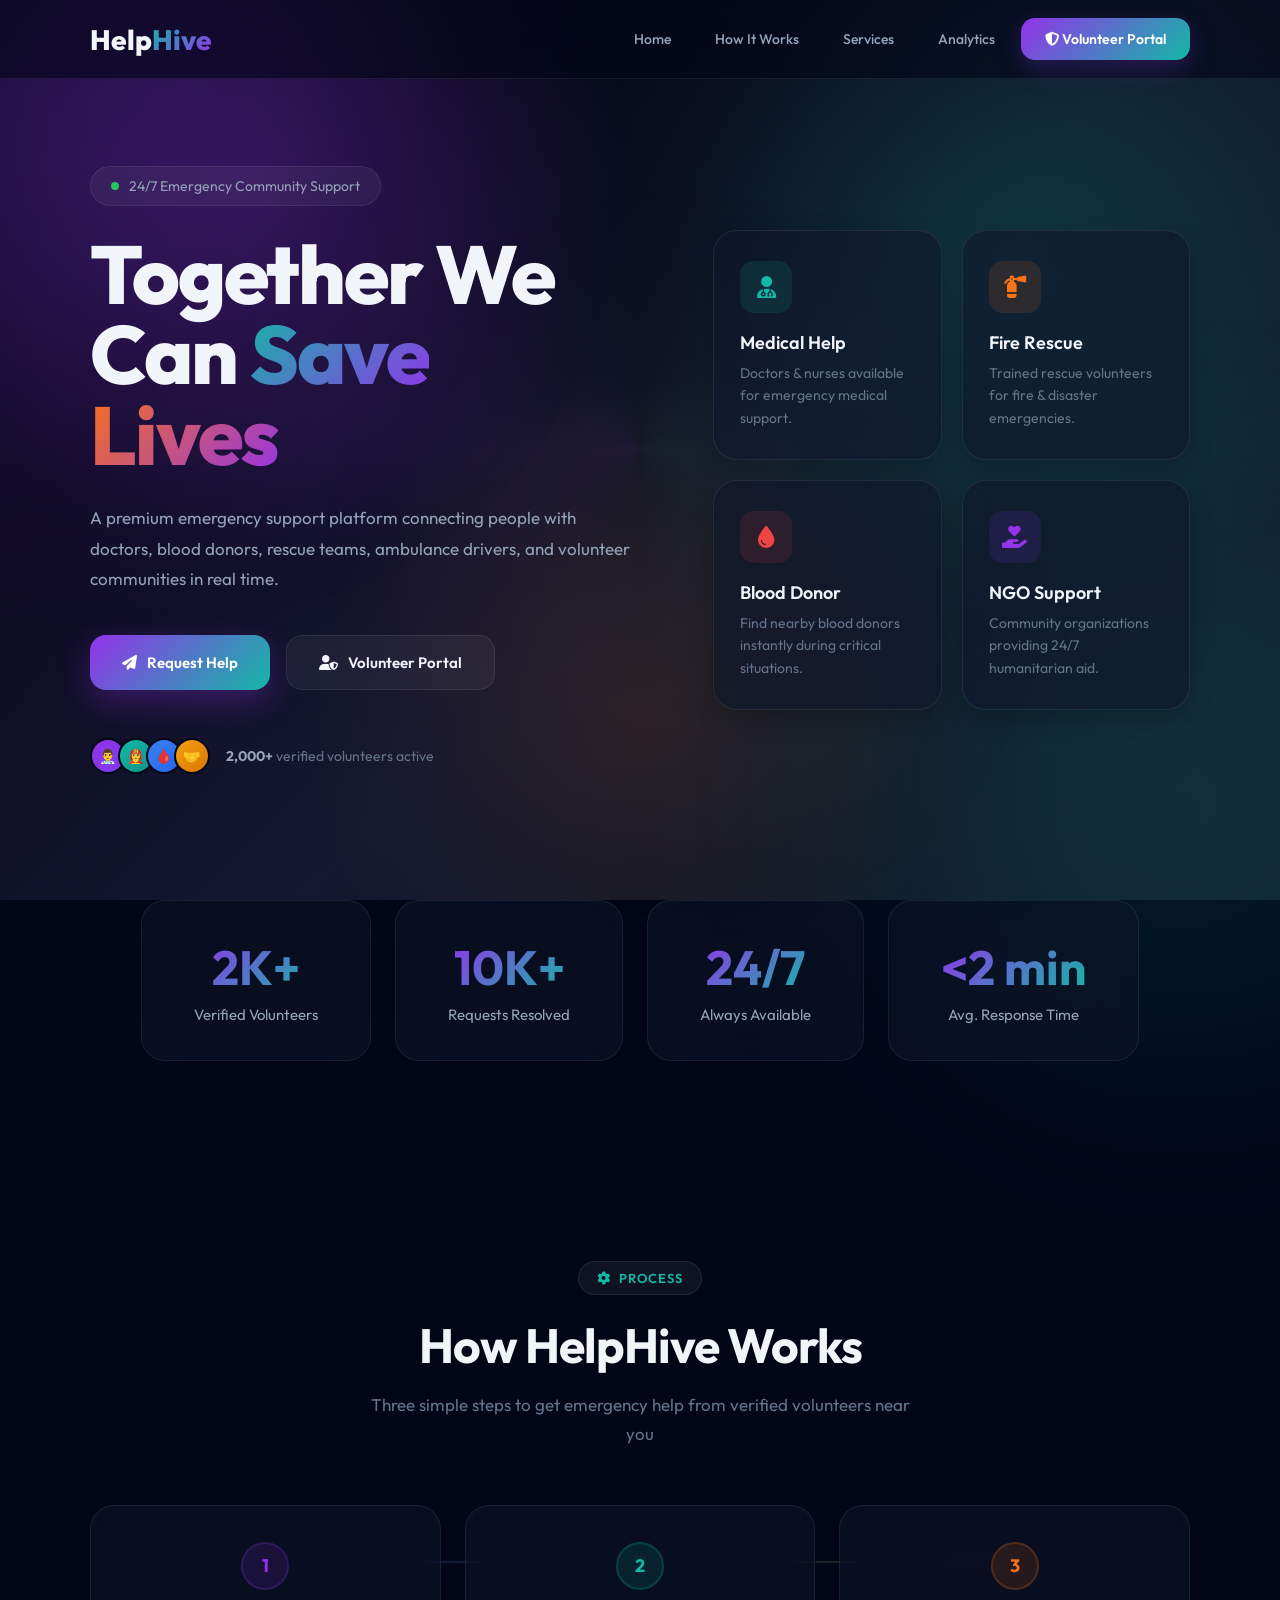
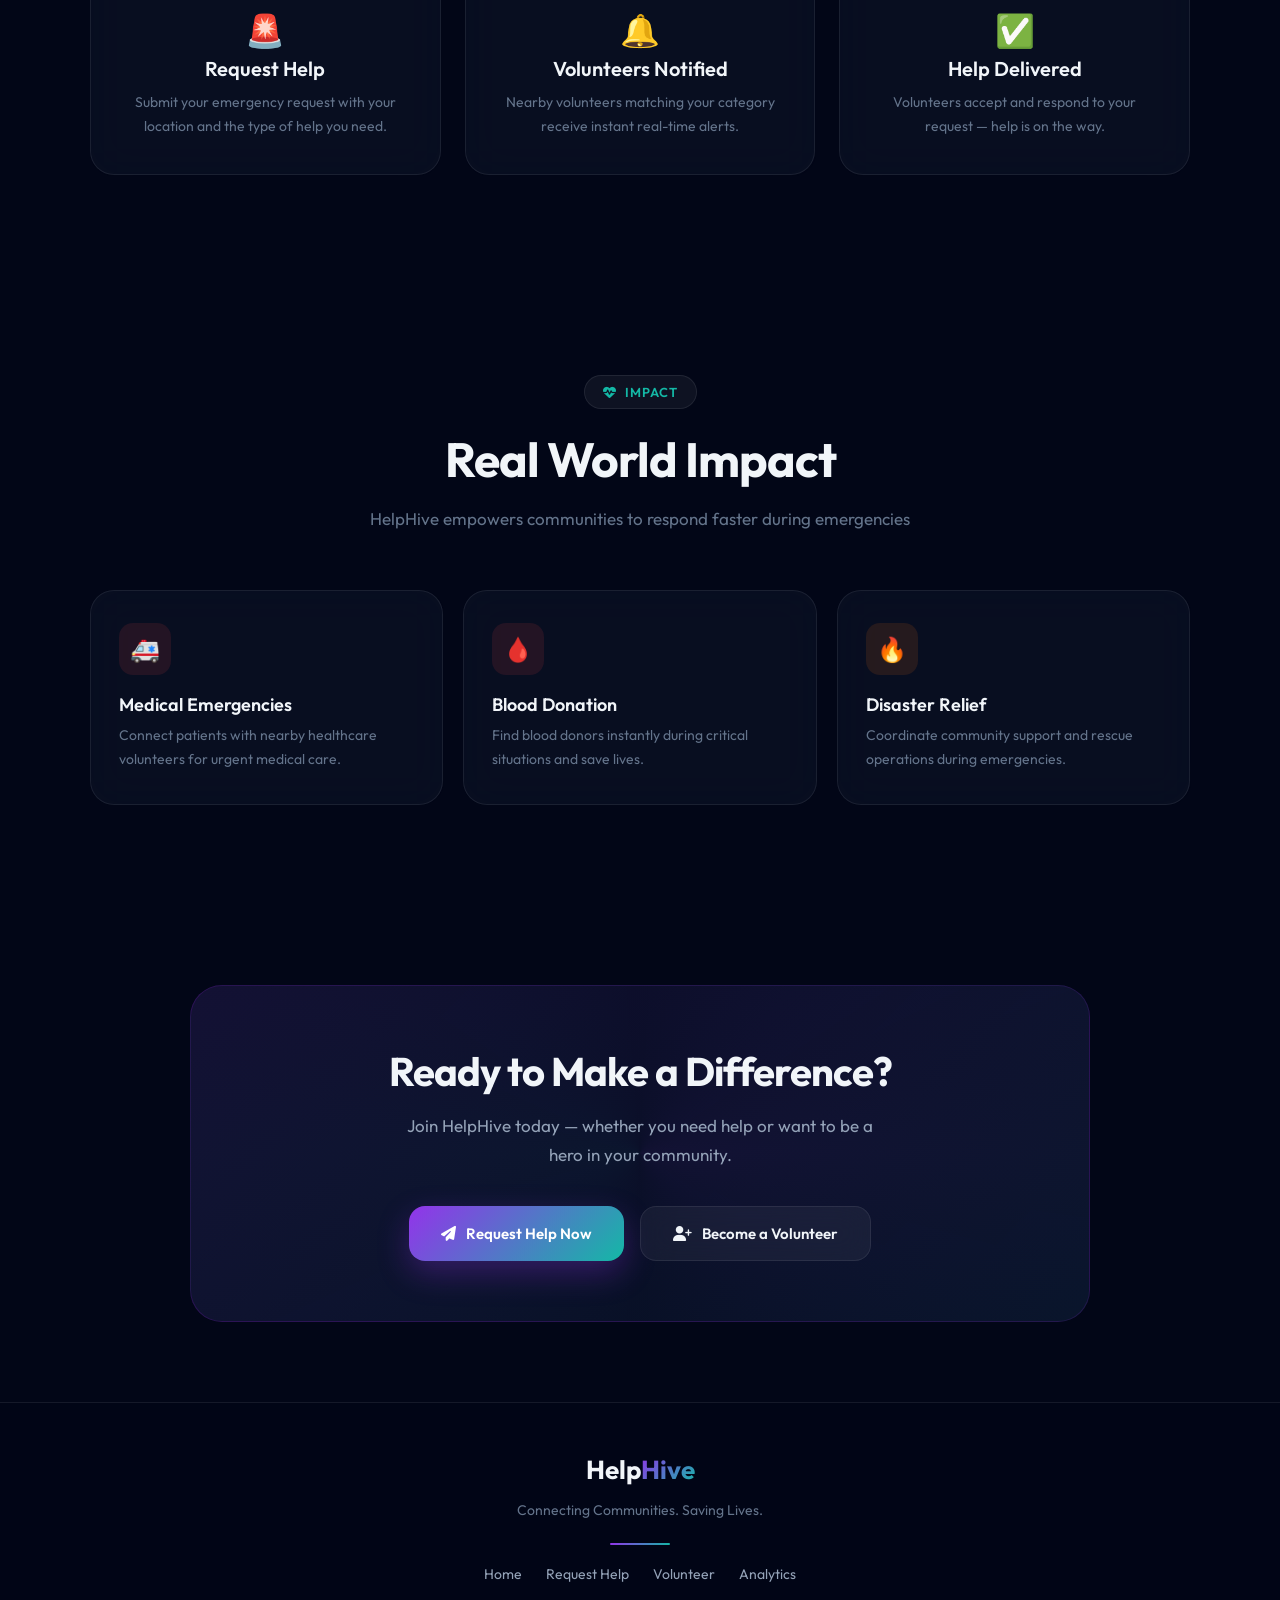
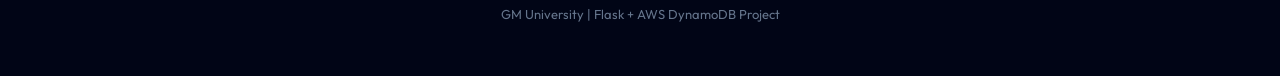
<file: templates/index.html>
<!DOCTYPE html>
<html lang="en">

<head>
  <meta charset="UTF-8">
  <meta name="viewport" content="width=device-width, initial-scale=1.0">
  <meta name="description" content="HelpHive — A premium emergency support platform connecting people with doctors, blood donors, rescue teams, and volunteers in real time.">

  <title>HelpHive | Community Emergency Support</title>

  <link rel="preconnect" href="https://fonts.googleapis.com">
  <link href="https://fonts.googleapis.com/css2?family=Outfit:wght@300;400;500;600;700;800&display=swap"
    rel="stylesheet">
  <link rel="stylesheet"
    href="https://cdnjs.cloudflare.com/ajax/libs/font-awesome/6.5.0/css/all.min.css">

  <style>

    /* ===== Variables ===== */
    :root {
      --bg-primary: #020617;
      --bg-secondary: #0f172a;
      --bg-tertiary: #111827;
      --glass: rgba(255, 255, 255, 0.05);
      --glass-border: rgba(255, 255, 255, 0.08);
      --glass-hover: rgba(255, 255, 255, 0.1);
      --accent-purple: #9333ea;
      --accent-teal: #14b8a6;
      --accent-orange: #f97316;
      --accent-blue: #3b82f6;
      --accent-red: #ef4444;
      --accent-green: #22c55e;
      --text-primary: #f1f5f9;
      --text-secondary: #94a3b8;
      --text-muted: #64748b;
      --gradient-main: linear-gradient(135deg, var(--accent-purple), var(--accent-teal));
      --gradient-warm: linear-gradient(135deg, var(--accent-orange), var(--accent-purple));
    }

    /* ===== Reset ===== */
    * {
      margin: 0;
      padding: 0;
      box-sizing: border-box;
    }

    html {
      scroll-behavior: smooth;
    }

    body {
      font-family: 'Outfit', sans-serif;
      overflow-x: hidden;
      color: var(--text-primary);
      background: var(--bg-primary);
    }

    /* ===== Scrollbar ===== */
    ::-webkit-scrollbar { width: 6px; }
    ::-webkit-scrollbar-track { background: transparent; }
    ::-webkit-scrollbar-thumb { background: rgba(255,255,255,0.1); border-radius: 99px; }

    /* ===== Background ===== */
    .animated-bg {
      position: fixed;
      inset: 0;
      z-index: -10;
      overflow: hidden;
      background:
        radial-gradient(circle at 20% 20%, rgba(147,51,234,0.2), transparent 30%),
        radial-gradient(circle at 80% 30%, rgba(20,184,166,0.15), transparent 30%),
        radial-gradient(circle at 50% 80%, rgba(249,115,22,0.1), transparent 35%),
        linear-gradient(135deg, #020617 0%, #050816 25%, #0f172a 55%, #111827 100%);
    }
    .animated-bg::before {
      content: "";
      position: absolute;
      width: 200%;
      height: 200%;
      top: -50%;
      left: -50%;
      background: conic-gradient(from 180deg, transparent, rgba(147,51,234,0.08), transparent, rgba(20,184,166,0.06), transparent);
      animation: rotateBg 30s linear infinite;
    }

    @keyframes rotateBg {
      to { transform: rotate(360deg); }
    }

    .particles {
      position: fixed;
      inset: 0;
      z-index: -4;
      background-image: radial-gradient(rgba(255,255,255,0.4) 1px, transparent 1px);
      background-size: 48px 48px;
      opacity: 0.05;
      animation: driftParticles 40s linear infinite;
    }

    @keyframes driftParticles {
      from { transform: translateY(0); }
      to { transform: translateY(-200px); }
    }

    /* Orbs */
    .orb {
      position: fixed;
      border-radius: 50%;
      filter: blur(140px);
      z-index: -2;
      pointer-events: none;
    }
    .orb1 {
      width: 450px; height: 450px;
      background: var(--accent-purple);
      top: -120px; left: -120px;
      opacity: 0.3;
      animation: floatOrb 14s ease-in-out infinite;
    }
    .orb2 {
      width: 400px; height: 400px;
      background: var(--accent-teal);
      right: -100px; bottom: -100px;
      opacity: 0.22;
      animation: floatOrb 16s ease-in-out infinite reverse;
    }
    .orb3 {
      width: 300px; height: 300px;
      background: var(--accent-orange);
      top: 45%; left: 42%;
      opacity: 0.08;
      animation: floatOrb 18s ease-in-out infinite 2s;
    }

    @keyframes floatOrb {
      0%, 100% { transform: translateY(0) scale(1); }
      50% { transform: translateY(-40px) scale(1.06); }
    }

    /* ===== Navbar ===== */
    .navbar {
      width: 100%;
      position: fixed;
      top: 0;
      z-index: 100;
      display: flex;
      justify-content: space-between;
      align-items: center;
      padding: 18px 7%;
      backdrop-filter: blur(24px);
      background: rgba(2, 6, 23, 0.6);
      border-bottom: 1px solid var(--glass-border);
      transition: all 0.3s ease;
    }
    .navbar.scrolled {
      background: rgba(2, 6, 23, 0.9);
      padding: 14px 7%;
    }

    .logo {
      font-size: 28px;
      font-weight: 800;
      text-decoration: none;
      color: var(--text-primary);
    }
    .logo span {
      background: linear-gradient(135deg, var(--accent-teal), var(--accent-purple));
      background-clip: text;
      -webkit-background-clip: text;
      -webkit-text-fill-color: transparent;
    }

    .nav-links {
      display: flex;
      align-items: center;
      gap: 8px;
    }
    .nav-links a {
      text-decoration: none;
      color: var(--text-secondary);
      font-weight: 500;
      font-size: 14px;
      padding: 10px 18px;
      border-radius: 12px;
      transition: all 0.3s ease;
    }
    .nav-links a:hover {
      color: var(--text-primary);
      background: rgba(255,255,255,0.06);
    }
    .nav-btn {
      padding: 12px 24px !important;
      border-radius: 14px !important;
      background: var(--gradient-main) !important;
      color: white !important;
      font-weight: 600 !important;
      box-shadow: 0 8px 24px rgba(147,51,234,0.25);
      transition: all 0.3s ease !important;
    }
    .nav-btn:hover {
      transform: translateY(-3px) !important;
      box-shadow: 0 14px 32px rgba(147,51,234,0.35) !important;
      background: var(--gradient-main) !important;
    }

    /* Mobile menu */
    .nav-toggle {
      display: none;
      background: none;
      border: none;
      color: var(--text-primary);
      font-size: 22px;
      cursor: pointer;
      padding: 8px;
    }

    /* ===== Hero ===== */
    .hero {
      min-height: 100vh;
      display: flex;
      justify-content: space-between;
      align-items: center;
      padding: 140px 7% 100px;
      gap: 60px;
      position: relative;
    }

    .hero-left {
      width: 52%;
    }
    .hero-left .badge {
      display: inline-flex;
      align-items: center;
      gap: 10px;
      padding: 10px 20px;
      border-radius: 99px;
      margin-bottom: 28px;
      background: var(--glass);
      border: 1px solid var(--glass-border);
      backdrop-filter: blur(20px);
      font-size: 14px;
      color: var(--text-secondary);
      animation: fadeUp 0.8s ease;
    }
    .badge-dot {
      width: 8px; height: 8px;
      border-radius: 50%;
      background: var(--accent-green);
      animation: pulseDot 2s infinite;
    }
    @keyframes pulseDot {
      0%, 100% { opacity: 1; transform: scale(1); }
      50% { opacity: 0.4; transform: scale(0.8); }
    }

    .hero-left h1 {
      font-size: 82px;
      line-height: 0.98;
      margin-bottom: 28px;
      font-weight: 800;
      letter-spacing: -2px;
      animation: fadeUp 0.8s ease 0.1s both;
    }
    .hero-left h1 span {
      background: linear-gradient(135deg, var(--accent-teal), var(--accent-purple));
      background-clip: text;
      -webkit-background-clip: text;
      -webkit-text-fill-color: transparent;
    }
    .hero-left h1 .line2 {
      background: linear-gradient(135deg, var(--accent-orange), var(--accent-purple));
      background-clip: text;
      -webkit-background-clip: text;
      -webkit-text-fill-color: transparent;
    }

    .hero-left p {
      font-size: 17px;
      color: var(--text-secondary);
      line-height: 1.8;
      margin-bottom: 40px;
      max-width: 540px;
      animation: fadeUp 0.8s ease 0.2s both;
    }

    .hero-buttons {
      display: flex;
      gap: 16px;
      flex-wrap: wrap;
      animation: fadeUp 0.8s ease 0.3s both;
    }
    .primary-btn, .secondary-btn {
      padding: 17px 32px;
      border-radius: 16px;
      text-decoration: none;
      font-weight: 600;
      font-size: 15px;
      transition: all 0.4s cubic-bezier(0.4, 0, 0.2, 1);
      display: inline-flex;
      align-items: center;
      gap: 10px;
      position: relative;
      overflow: hidden;
    }
    .primary-btn {
      background: var(--gradient-main);
      color: white;
      box-shadow: 0 12px 32px rgba(147,51,234,0.3);
    }
    .primary-btn::before {
      content: '';
      position: absolute;
      inset: 0;
      background: linear-gradient(135deg, rgba(255,255,255,0.15), transparent);
      opacity: 0;
      transition: opacity 0.3s;
    }
    .primary-btn:hover {
      transform: translateY(-4px);
      box-shadow: 0 18px 40px rgba(147,51,234,0.4);
    }
    .primary-btn:hover::before { opacity: 1; }

    .secondary-btn {
      background: var(--glass);
      border: 1px solid var(--glass-border);
      color: var(--text-primary);
      backdrop-filter: blur(16px);
    }
    .secondary-btn:hover {
      transform: translateY(-4px);
      background: var(--glass-hover);
      box-shadow: 0 14px 32px rgba(0,0,0,0.3);
    }

    /* Trusted bar */
    .trusted-bar {
      margin-top: 48px;
      display: flex;
      align-items: center;
      gap: 16px;
      animation: fadeUp 0.8s ease 0.4s both;
    }
    .trusted-avatars {
      display: flex;
    }
    .trusted-avatars span {
      width: 36px; height: 36px;
      border-radius: 50%;
      display: flex;
      align-items: center;
      justify-content: center;
      font-size: 14px;
      margin-left: -8px;
      border: 2px solid var(--bg-primary);
    }
    .trusted-avatars span:nth-child(1) { background: linear-gradient(135deg, #9333ea, #7c3aed); margin-left: 0; }
    .trusted-avatars span:nth-child(2) { background: linear-gradient(135deg, #14b8a6, #0d9488); }
    .trusted-avatars span:nth-child(3) { background: linear-gradient(135deg, #3b82f6, #2563eb); }
    .trusted-avatars span:nth-child(4) { background: linear-gradient(135deg, #f59e0b, #d97706); }
    .trusted-text {
      font-size: 14px;
      color: var(--text-muted);
    }
    .trusted-text strong {
      color: var(--text-secondary);
    }

    /* ===== Hero Right — Cards ===== */
    .hero-right {
      width: 44%;
      display: grid;
      grid-template-columns: 1fr 1fr;
      gap: 20px;
      animation: fadeUp 0.8s ease 0.3s both;
    }

    .card {
      padding: 30px 26px;
      border-radius: 24px;
      background: rgba(15, 23, 42, 0.6);
      border: 1px solid var(--glass-border);
      backdrop-filter: blur(24px);
      transition: all 0.5s cubic-bezier(0.4, 0, 0.2, 1);
      box-shadow: 0 8px 24px rgba(0,0,0,0.2);
      position: relative;
      overflow: hidden;
    }
    .card::before {
      content: '';
      position: absolute;
      top: 0; right: 0;
      width: 100px; height: 100px;
      border-radius: 50%;
      filter: blur(40px);
      opacity: 0;
      transition: opacity 0.5s;
      pointer-events: none;
    }
    .card:hover {
      transform: translateY(-10px) scale(1.02);
      border-color: rgba(255,255,255,0.15);
      box-shadow: 0 24px 48px rgba(0,0,0,0.4);
    }
    .card:hover::before { opacity: 0.2; }

    .card-icon {
      width: 52px; height: 52px;
      border-radius: 14px;
      display: flex;
      align-items: center;
      justify-content: center;
      font-size: 22px;
      margin-bottom: 18px;
    }
    .doctor .card-icon { background: rgba(20,184,166,0.12); color: var(--accent-teal); }
    .doctor::before { background: var(--accent-teal); }
    .fire .card-icon { background: rgba(249,115,22,0.12); color: var(--accent-orange); }
    .fire::before { background: var(--accent-orange); }
    .blood .card-icon { background: rgba(239,68,68,0.12); color: var(--accent-red); }
    .blood::before { background: var(--accent-red); }
    .ngo .card-icon { background: rgba(147,51,234,0.12); color: var(--accent-purple); }
    .ngo::before { background: var(--accent-purple); }

    .card h3 {
      font-size: 18px;
      margin-bottom: 8px;
      font-weight: 600;
    }
    .card p {
      color: var(--text-muted);
      font-size: 14px;
      line-height: 1.6;
    }

    /* ===== Stats ===== */
    .stats {
      padding: 0 7% 100px;
      display: flex;
      justify-content: center;
      gap: 24px;
      flex-wrap: wrap;
    }
    .stat-box {
      padding: 36px 52px;
      border-radius: 24px;
      background: rgba(15, 23, 42, 0.5);
      border: 1px solid var(--glass-border);
      backdrop-filter: blur(24px);
      text-align: center;
      transition: all 0.4s ease;
      min-width: 200px;
    }
    .stat-box:hover {
      transform: translateY(-6px);
      border-color: rgba(255,255,255,0.12);
      box-shadow: 0 16px 40px rgba(0,0,0,0.3);
    }
    .stat-box h2 {
      font-size: 48px;
      margin-bottom: 8px;
      font-weight: 700;
      background: var(--gradient-main);
      background-clip: text;
      -webkit-background-clip: text;
      -webkit-text-fill-color: transparent;
    }
    .stat-box p {
      color: var(--text-secondary);
      font-size: 15px;
    }

    /* ===== Section Headers ===== */
    .section-header {
      text-align: center;
      margin-bottom: 56px;
    }
    .section-badge {
      display: inline-flex;
      align-items: center;
      gap: 8px;
      padding: 8px 18px;
      border-radius: 99px;
      background: var(--glass);
      border: 1px solid var(--glass-border);
      font-size: 13px;
      font-weight: 600;
      color: var(--accent-teal);
      margin-bottom: 20px;
      text-transform: uppercase;
      letter-spacing: 1px;
    }
    .section-header h2 {
      font-size: 48px;
      font-weight: 700;
      margin-bottom: 16px;
      letter-spacing: -1px;
    }
    .section-header p {
      color: var(--text-muted);
      font-size: 17px;
      max-width: 560px;
      margin: 0 auto;
      line-height: 1.7;
    }

    /* ===== How It Works ===== */
    .how-it-works {
      padding: 100px 7%;
    }
    .steps {
      display: grid;
      grid-template-columns: repeat(3, 1fr);
      gap: 24px;
      position: relative;
    }
    /* Connector line */
    .steps::before {
      content: '';
      position: absolute;
      top: 56px;
      left: 15%;
      right: 15%;
      height: 2px;
      background: linear-gradient(90deg, var(--accent-purple), var(--accent-teal), var(--accent-orange));
      opacity: 0.2;
      z-index: 0;
    }
    .step {
      padding: 36px 30px;
      border-radius: 24px;
      background: rgba(15, 23, 42, 0.5);
      border: 1px solid var(--glass-border);
      backdrop-filter: blur(20px);
      transition: all 0.4s ease;
      text-align: center;
      position: relative;
      z-index: 1;
    }
    .step:hover {
      transform: translateY(-8px);
      border-color: rgba(255,255,255,0.12);
      box-shadow: 0 20px 40px rgba(0,0,0,0.3);
    }
    .step-number {
      width: 48px; height: 48px;
      border-radius: 50%;
      display: flex;
      align-items: center;
      justify-content: center;
      font-size: 18px;
      font-weight: 700;
      margin: 0 auto 20px;
      border: 2px solid transparent;
    }
    .step:nth-child(1) .step-number {
      background: rgba(147,51,234,0.12);
      color: var(--accent-purple);
      border-color: rgba(147,51,234,0.2);
    }
    .step:nth-child(2) .step-number {
      background: rgba(20,184,166,0.12);
      color: var(--accent-teal);
      border-color: rgba(20,184,166,0.2);
    }
    .step:nth-child(3) .step-number {
      background: rgba(249,115,22,0.12);
      color: var(--accent-orange);
      border-color: rgba(249,115,22,0.2);
    }
    .step-icon {
      font-size: 32px;
      margin-bottom: 6px;
    }
    .step h3 {
      font-size: 20px;
      font-weight: 600;
      margin-bottom: 10px;
    }
    .step p {
      color: var(--text-muted);
      font-size: 14px;
      line-height: 1.7;
    }

    /* ===== Impact / Services ===== */
    .impact {
      padding: 100px 7%;
    }
    .impact-grid {
      display: grid;
      grid-template-columns: repeat(auto-fit, minmax(280px, 1fr));
      gap: 20px;
    }
    .impact-card {
      padding: 32px 28px;
      border-radius: 24px;
      background: rgba(15, 23, 42, 0.5);
      border: 1px solid var(--glass-border);
      backdrop-filter: blur(20px);
      transition: all 0.4s ease;
      position: relative;
      overflow: hidden;
    }
    .impact-card:hover {
      transform: translateY(-6px);
      border-color: rgba(255,255,255,0.12);
      box-shadow: 0 16px 40px rgba(0,0,0,0.3);
    }
    .impact-icon {
      width: 52px; height: 52px;
      border-radius: 14px;
      display: flex;
      align-items: center;
      justify-content: center;
      font-size: 24px;
      margin-bottom: 18px;
    }
    .impact-card:nth-child(1) .impact-icon { background: rgba(239,68,68,0.12); }
    .impact-card:nth-child(2) .impact-icon { background: rgba(239,68,68,0.12); }
    .impact-card:nth-child(3) .impact-icon { background: rgba(249,115,22,0.12); }
    .impact-card h3 {
      font-size: 18px;
      font-weight: 600;
      margin-bottom: 8px;
    }
    .impact-card p {
      color: var(--text-muted);
      font-size: 14px;
      line-height: 1.7;
    }

    /* ===== CTA Section ===== */
    .cta-section {
      padding: 80px 7%;
    }
    .cta-card {
      max-width: 900px;
      margin: 0 auto;
      padding: 60px;
      border-radius: 32px;
      background: linear-gradient(135deg, rgba(147,51,234,0.12), rgba(20,184,166,0.08));
      border: 1px solid rgba(147,51,234,0.2);
      text-align: center;
      position: relative;
      overflow: hidden;
    }
    .cta-card::before {
      content: '';
      position: absolute;
      top: -50%; left: -50%;
      width: 200%; height: 200%;
      background: conic-gradient(from 0deg, transparent, rgba(147,51,234,0.06), transparent, rgba(20,184,166,0.04), transparent);
      animation: rotateBg 20s linear infinite;
    }
    .cta-content {
      position: relative;
      z-index: 1;
    }
    .cta-card h2 {
      font-size: 40px;
      font-weight: 700;
      margin-bottom: 16px;
      letter-spacing: -1px;
    }
    .cta-card p {
      color: var(--text-secondary);
      font-size: 17px;
      margin-bottom: 36px;
      max-width: 500px;
      margin-left: auto;
      margin-right: auto;
      line-height: 1.7;
    }
    .cta-buttons {
      display: flex;
      justify-content: center;
      gap: 16px;
      flex-wrap: wrap;
    }

    /* ===== Footer ===== */
    .footer {
      padding: 50px 7%;
      text-align: center;
      background: rgba(2, 6, 23, 0.8);
      border-top: 1px solid var(--glass-border);
    }
    .footer-logo {
      font-size: 26px;
      font-weight: 700;
      margin-bottom: 12px;
    }
    .footer-logo span {
      background: var(--gradient-main);
      background-clip: text;
      -webkit-background-clip: text;
      -webkit-text-fill-color: transparent;
    }
    .footer p {
      color: var(--text-muted);
      font-size: 14px;
      line-height: 1.8;
    }
    .footer-links {
      display: flex;
      justify-content: center;
      gap: 24px;
      margin: 20px 0;
    }
    .footer-links a {
      color: var(--text-secondary);
      text-decoration: none;
      font-size: 14px;
      transition: color 0.3s;
    }
    .footer-links a:hover {
      color: var(--accent-teal);
    }
    .footer-divider {
      width: 60px;
      height: 2px;
      background: var(--gradient-main);
      margin: 20px auto;
      border-radius: 99px;
    }

    /* ===== Animations ===== */
    @keyframes fadeUp {
      from { opacity: 0; transform: translateY(30px); }
      to { opacity: 1; transform: translateY(0); }
    }

    /* Scroll reveal */
    .reveal {
      opacity: 0;
      transform: translateY(30px);
      transition: all 0.8s cubic-bezier(0.16, 1, 0.3, 1);
    }
    .reveal.visible {
      opacity: 1;
      transform: translateY(0);
    }

    /* ===== Responsive ===== */
    @media (max-width: 1000px) {
      .hero {
        flex-direction: column;
        text-align: center;
        padding: 120px 6% 80px;
        gap: 48px;
      }
      .hero-left, .hero-right {
        width: 100%;
      }
      .hero-left h1 {
        font-size: 52px;
      }
      .hero-left p {
        max-width: 100%;
      }
      .hero-buttons {
        justify-content: center;
      }
      .trusted-bar {
        justify-content: center;
      }
      .hero-right {
        max-width: 500px;
        margin: 0 auto;
      }
      .nav-links {
        display: none;
      }
      .nav-toggle {
        display: block;
      }
      .steps {
        grid-template-columns: 1fr;
        max-width: 400px;
        margin: 0 auto;
      }
      .steps::before { display: none; }
      .section-header h2 {
        font-size: 36px;
      }
      .cta-card {
        padding: 40px 24px;
      }
      .cta-card h2 {
        font-size: 30px;
      }
    }

    @media (max-width: 600px) {
      .hero-left h1 {
        font-size: 40px;
      }
      .hero-right {
        grid-template-columns: 1fr;
      }
      .stats {
        flex-direction: column;
        align-items: center;
      }
      .stat-box {
        width: 100%;
        max-width: 300px;
      }
    }

  </style>

</head>

<body>

  <!-- Background -->
  <div class="animated-bg"></div>
  <div class="particles"></div>
  <div class="orb orb1"></div>
  <div class="orb orb2"></div>
  <div class="orb orb3"></div>

  <!-- Navbar -->
  <nav class="navbar" id="navbar">
    <div class="logo">Help<span>Hive</span></div>

    <div class="nav-links" id="navLinks">
      <a href="#hero">Home</a>
      <a href="#how-it-works">How It Works</a>
      <a href="#impact">Services</a>
      <a href="/admin/analytics">Analytics</a>
      <a href="/volunteer_login" class="nav-btn">
        <i class="fa-solid fa-shield-halved"></i>
        Volunteer Portal
      </a>
    </div>

    <button class="nav-toggle" id="navToggle" aria-label="Toggle menu">
      <i class="fa-solid fa-bars"></i>
    </button>
  </nav>

  <!-- Hero -->
  <section class="hero" id="hero">

    <div class="hero-left">

      <div class="badge">
        <span class="badge-dot"></span>
        24/7 Emergency Community Support
      </div>

      <h1>
        Together We<br>
        Can <span>Save</span><br>
        <span class="line2">Lives</span>
      </h1>

      <p>
        A premium emergency support platform connecting people with doctors,
        blood donors, rescue teams, ambulance drivers, and volunteer communities in real time.
      </p>

      <div class="hero-buttons">
        <a href="/request-help" class="primary-btn">
          <i class="fa-solid fa-paper-plane"></i>
          Request Help
        </a>
        <a href="/volunteer_login" class="secondary-btn">
          <i class="fa-solid fa-user-shield"></i>
          Volunteer Portal
        </a>
      </div>

      <div class="trusted-bar">
        <div class="trusted-avatars">
          <span>👨‍⚕️</span>
          <span>🧑‍🚒</span>
          <span>🩸</span>
          <span>🤝</span>
        </div>
        <div class="trusted-text">
          <strong>2,000+</strong> verified volunteers active
        </div>
      </div>

    </div>

    <!-- Right Cards -->
    <div class="hero-right">

      <div class="card doctor">
        <div class="card-icon">
          <i class="fa-solid fa-user-doctor"></i>
        </div>
        <h3>Medical Help</h3>
        <p>Doctors & nurses available for emergency medical support.</p>
      </div>

      <div class="card fire">
        <div class="card-icon">
          <i class="fa-solid fa-fire-extinguisher"></i>
        </div>
        <h3>Fire Rescue</h3>
        <p>Trained rescue volunteers for fire & disaster emergencies.</p>
      </div>

      <div class="card blood">
        <div class="card-icon">
          <i class="fa-solid fa-droplet"></i>
        </div>
        <h3>Blood Donor</h3>
        <p>Find nearby blood donors instantly during critical situations.</p>
      </div>

      <div class="card ngo">
        <div class="card-icon">
          <i class="fa-solid fa-hand-holding-heart"></i>
        </div>
        <h3>NGO Support</h3>
        <p>Community organizations providing 24/7 humanitarian aid.</p>
      </div>

    </div>

  </section>

  <!-- Stats -->
  <section class="stats reveal">

    <div class="stat-box">
      <h2>2K+</h2>
      <p>Verified Volunteers</p>
    </div>

    <div class="stat-box">
      <h2>10K+</h2>
      <p>Requests Resolved</p>
    </div>

    <div class="stat-box">
      <h2>24/7</h2>
      <p>Always Available</p>
    </div>

    <div class="stat-box">
      <h2>&lt;2 min</h2>
      <p>Avg. Response Time</p>
    </div>

  </section>

  <!-- How It Works -->
  <section class="how-it-works reveal" id="how-it-works">

    <div class="section-header">
      <div class="section-badge">
        <i class="fa-solid fa-gear"></i>
        Process
      </div>
      <h2>How HelpHive Works</h2>
      <p>Three simple steps to get emergency help from verified volunteers near you</p>
    </div>

    <div class="steps">

      <div class="step">
        <div class="step-number">1</div>
        <div class="step-icon">🚨</div>
        <h3>Request Help</h3>
        <p>Submit your emergency request with your location and the type of help you need.</p>
      </div>

      <div class="step">
        <div class="step-number">2</div>
        <div class="step-icon">🔔</div>
        <h3>Volunteers Notified</h3>
        <p>Nearby volunteers matching your category receive instant real-time alerts.</p>
      </div>

      <div class="step">
        <div class="step-number">3</div>
        <div class="step-icon">✅</div>
        <h3>Help Delivered</h3>
        <p>Volunteers accept and respond to your request — help is on the way.</p>
      </div>

    </div>

  </section>

  <!-- Impact -->
  <section class="impact reveal" id="impact">

    <div class="section-header">
      <div class="section-badge">
        <i class="fa-solid fa-heart-pulse"></i>
        Impact
      </div>
      <h2>Real World Impact</h2>
      <p>HelpHive empowers communities to respond faster during emergencies</p>
    </div>

    <div class="impact-grid">

      <div class="impact-card">
        <div class="impact-icon">🚑</div>
        <h3>Medical Emergencies</h3>
        <p>Connect patients with nearby healthcare volunteers for urgent medical care.</p>
      </div>

      <div class="impact-card">
        <div class="impact-icon">🩸</div>
        <h3>Blood Donation</h3>
        <p>Find blood donors instantly during critical situations and save lives.</p>
      </div>

      <div class="impact-card">
        <div class="impact-icon">🔥</div>
        <h3>Disaster Relief</h3>
        <p>Coordinate community support and rescue operations during emergencies.</p>
      </div>

    </div>

  </section>

  <!-- CTA -->
  <section class="cta-section reveal">

    <div class="cta-card">
      <div class="cta-content">
        <h2>Ready to Make a Difference?</h2>
        <p>Join HelpHive today — whether you need help or want to be a hero in your community.</p>
        <div class="cta-buttons">
          <a href="/request-help" class="primary-btn">
            <i class="fa-solid fa-paper-plane"></i>
            Request Help Now
          </a>
          <a href="/volunteer_login" class="secondary-btn">
            <i class="fa-solid fa-user-plus"></i>
            Become a Volunteer
          </a>
        </div>
      </div>
    </div>

  </section>

  <!-- Footer -->
  <footer class="footer">
    <div class="footer-logo">Help<span>Hive</span></div>
    <p>Connecting Communities. Saving Lives.</p>
    <div class="footer-divider"></div>
    <div class="footer-links">
      <a href="/">Home</a>
      <a href="/request-help">Request Help</a>
      <a href="/volunteer_login">Volunteer</a>
      <a href="/admin/analytics">Analytics</a>
    </div>
    <p style="margin-top:16px; font-size:13px;">
      GM University | Flask + AWS DynamoDB Project
    </p>
  </footer>

  <script>

  // Navbar scroll effect
  window.addEventListener('scroll', () => {
    const navbar = document.getElementById('navbar');
    if (window.scrollY > 60) {
      navbar.classList.add('scrolled');
    } else {
      navbar.classList.remove('scrolled');
    }
  });

  // Mobile nav toggle
  const navToggle = document.getElementById('navToggle');
  const navLinks = document.getElementById('navLinks');
  if (navToggle) {
    navToggle.addEventListener('click', () => {
      const isVisible = navLinks.style.display === 'flex';
      navLinks.style.display = isVisible ? 'none' : 'flex';
      navLinks.style.flexDirection = 'column';
      navLinks.style.position = 'absolute';
      navLinks.style.top = '70px';
      navLinks.style.right = '7%';
      navLinks.style.background = 'rgba(15,23,42,0.95)';
      navLinks.style.backdropFilter = 'blur(24px)';
      navLinks.style.border = '1px solid rgba(255,255,255,0.08)';
      navLinks.style.borderRadius = '16px';
      navLinks.style.padding = '16px';
      navLinks.style.gap = '8px';
      navLinks.style.zIndex = '200';
      if (isVisible) {
        navLinks.style.cssText = '';
      }
    });
  }

  // Scroll reveal
  const revealElements = document.querySelectorAll('.reveal');
  const revealObserver = new IntersectionObserver((entries) => {
    entries.forEach(entry => {
      if (entry.isIntersecting) {
        entry.target.classList.add('visible');
        revealObserver.unobserve(entry.target);
      }
    });
  }, { threshold: 0.15 });

  revealElements.forEach(el => revealObserver.observe(el));

  </script>

</body>
</html>
</file>
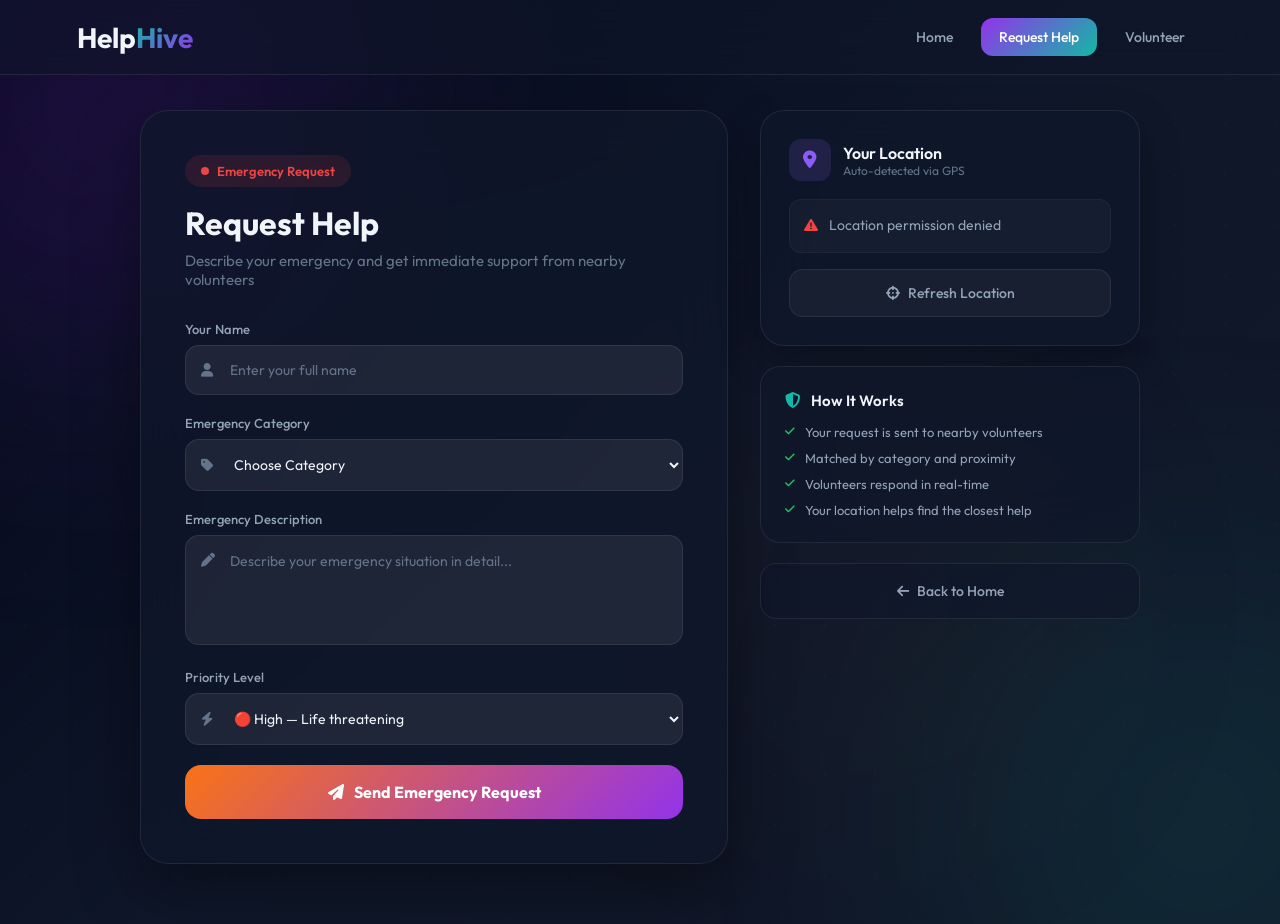
<file: templates/request_help.html>
<!DOCTYPE html>
<html lang="en">

<head>

<meta charset="UTF-8">
<meta name="viewport" content="width=device-width, initial-scale=1.0">
<meta name="description" content="Request emergency help from nearby HelpHive volunteers — doctors, nurses, blood donors, and rescue teams.">

<title>Request Help — HelpHive</title>

<link rel="stylesheet"
  href="https://cdnjs.cloudflare.com/ajax/libs/font-awesome/6.5.0/css/all.min.css">

<link href="https://fonts.googleapis.com/css2?family=Outfit:wght@300;400;500;600;700&display=swap"
  rel="stylesheet">

<style>

/* ===== Variables ===== */
:root {
  --bg-primary: #020617;
  --bg-secondary: #0f172a;
  --bg-tertiary: #111827;
  --glass: rgba(255, 255, 255, 0.05);
  --glass-border: rgba(255, 255, 255, 0.08);
  --glass-input: rgba(255, 255, 255, 0.07);
  --accent-purple: #9333ea;
  --accent-teal: #14b8a6;
  --accent-orange: #f97316;
  --accent-red: #ef4444;
  --accent-green: #22c55e;
  --accent-blue: #3b82f6;
  --text-primary: #f1f5f9;
  --text-secondary: #94a3b8;
  --text-muted: #64748b;
}

/* ===== Reset ===== */
* {
  margin: 0;
  padding: 0;
  box-sizing: border-box;
}

body {
  font-family: 'Outfit', sans-serif;
  background: linear-gradient(135deg, var(--bg-primary), var(--bg-secondary), var(--bg-tertiary));
  min-height: 100vh;
  color: var(--text-primary);
  overflow-x: hidden;
}

/* ===== Scrollbar ===== */
::-webkit-scrollbar { width: 6px; }
::-webkit-scrollbar-track { background: transparent; }
::-webkit-scrollbar-thumb { background: rgba(255,255,255,0.1); border-radius: 99px; }

/* ===== Background ===== */
.orb {
  position: fixed;
  border-radius: 50%;
  filter: blur(140px);
  z-index: 0;
  pointer-events: none;
}
.orb1 {
  width: 450px;
  height: 450px;
  background: var(--accent-purple);
  top: -120px;
  left: -120px;
  opacity: 0.25;
  animation: floatOrb 12s ease-in-out infinite;
}
.orb2 {
  width: 400px;
  height: 400px;
  background: var(--accent-teal);
  bottom: -120px;
  right: -120px;
  opacity: 0.2;
  animation: floatOrb 14s ease-in-out infinite reverse;
}
.orb3 {
  width: 300px;
  height: 300px;
  background: var(--accent-orange);
  top: 50%;
  right: 20%;
  opacity: 0.08;
}

@keyframes floatOrb {
  0%, 100% { transform: translateY(0) scale(1); }
  50% { transform: translateY(-30px) scale(1.05); }
}

.particles {
  position: fixed;
  inset: 0;
  z-index: 0;
  background-image: radial-gradient(rgba(255,255,255,0.5) 1px, transparent 1px);
  background-size: 50px 50px;
  opacity: 0.04;
}

/* ===== Navbar ===== */
.navbar {
  width: 100%;
  position: fixed;
  top: 0;
  z-index: 100;
  display: flex;
  justify-content: space-between;
  align-items: center;
  padding: 18px 6%;
  backdrop-filter: blur(24px);
  background: rgba(15, 23, 42, 0.6);
  border-bottom: 1px solid var(--glass-border);
}
.logo {
  font-size: 28px;
  font-weight: 700;
  text-decoration: none;
  color: var(--text-primary);
}
.logo span {
  background: linear-gradient(135deg, var(--accent-teal), var(--accent-purple));
  background-clip: text;
  -webkit-background-clip: text;
  -webkit-text-fill-color: transparent;
}
.nav-links {
  display: flex;
  align-items: center;
  gap: 10px;
}
.nav-link {
  text-decoration: none;
  color: var(--text-secondary);
  font-size: 14px;
  font-weight: 500;
  padding: 10px 18px;
  border-radius: 12px;
  transition: all 0.3s ease;
}
.nav-link:hover {
  background: rgba(255,255,255,0.06);
  color: var(--text-primary);
}
.nav-link.active {
  background: linear-gradient(135deg, var(--accent-purple), var(--accent-teal));
  color: white;
}

/* ===== Page Layout ===== */
.page-content {
  position: relative;
  z-index: 1;
  padding: 110px 6% 60px;
  display: flex;
  justify-content: center;
}

.form-layout {
  display: grid;
  grid-template-columns: 1fr 380px;
  gap: 32px;
  width: 100%;
  max-width: 1000px;
  animation: fadeIn 0.6s ease;
}

@keyframes fadeIn {
  from { opacity: 0; transform: translateY(20px); }
  to { opacity: 1; transform: translateY(0); }
}

/* ===== Form Card ===== */
.form-card {
  background: rgba(15, 23, 42, 0.7);
  border: 1px solid var(--glass-border);
  backdrop-filter: blur(30px);
  border-radius: 28px;
  padding: 44px;
  box-shadow: 0 24px 64px rgba(0, 0, 0, 0.4);
}
.form-header {
  margin-bottom: 32px;
}
.form-badge {
  display: inline-flex;
  align-items: center;
  gap: 8px;
  padding: 8px 16px;
  border-radius: 99px;
  background: rgba(239, 68, 68, 0.12);
  color: var(--accent-red);
  font-size: 13px;
  font-weight: 600;
  margin-bottom: 16px;
}
.form-badge-dot {
  width: 8px;
  height: 8px;
  border-radius: 50%;
  background: var(--accent-red);
  animation: pulseDot 1.5s infinite;
}
@keyframes pulseDot {
  0%, 100% { opacity: 1; }
  50% { opacity: 0.3; }
}
.form-header h1 {
  font-size: 32px;
  font-weight: 700;
  margin-bottom: 8px;
}
.form-header p {
  color: var(--text-muted);
  font-size: 15px;
}

/* Input groups */
.input-group {
  margin-bottom: 20px;
}
.input-label {
  display: block;
  font-size: 13px;
  font-weight: 500;
  color: var(--text-secondary);
  margin-bottom: 8px;
}
.input-wrapper {
  position: relative;
}
.input-wrapper i {
  position: absolute;
  left: 16px;
  top: 50%;
  transform: translateY(-50%);
  color: var(--text-muted);
  font-size: 14px;
  pointer-events: none;
}
.input-wrapper input,
.input-wrapper textarea,
.input-wrapper select {
  width: 100%;
  padding: 15px 16px 15px 44px;
  border: 1px solid var(--glass-border);
  outline: none;
  border-radius: 14px;
  background: var(--glass-input);
  color: var(--text-primary);
  font-family: 'Outfit', sans-serif;
  font-size: 14px;
  transition: all 0.3s ease;
}
.input-wrapper input:focus,
.input-wrapper textarea:focus,
.input-wrapper select:focus {
  border-color: rgba(147, 51, 234, 0.4);
  box-shadow: 0 0 0 3px rgba(147, 51, 234, 0.1);
  background: rgba(255, 255, 255, 0.09);
}
.input-wrapper input::placeholder,
.input-wrapper textarea::placeholder {
  color: var(--text-muted);
}
.input-wrapper textarea {
  padding-top: 14px;
  resize: none;
  height: 110px;
  line-height: 1.6;
}
/* Fix icon alignment for textarea */
.textarea-group .input-wrapper i {
  top: 18px;
  transform: none;
}
select option {
  background: var(--bg-tertiary);
  color: var(--text-primary);
}

/* Submit Button */
.submit-btn {
  width: 100%;
  padding: 17px;
  border: none;
  border-radius: 16px;
  background: linear-gradient(135deg, var(--accent-orange), var(--accent-purple));
  color: white;
  font-family: 'Outfit', sans-serif;
  font-size: 16px;
  font-weight: 700;
  cursor: pointer;
  transition: all 0.4s cubic-bezier(0.4, 0, 0.2, 1);
  display: flex;
  justify-content: center;
  align-items: center;
  gap: 10px;
  margin-top: 8px;
  position: relative;
  overflow: hidden;
}
.submit-btn::before {
  content: '';
  position: absolute;
  inset: 0;
  background: linear-gradient(135deg, rgba(255,255,255,0.15), transparent);
  opacity: 0;
  transition: opacity 0.3s;
}
.submit-btn:hover {
  transform: translateY(-4px);
  box-shadow: 0 16px 40px rgba(147, 51, 234, 0.35);
}
.submit-btn:hover::before {
  opacity: 1;
}
.submit-btn:active {
  transform: translateY(-1px);
}

/* ===== Side Panel ===== */
.side-panel {
  display: flex;
  flex-direction: column;
  gap: 20px;
}

/* Location Card */
.location-card {
  background: rgba(15, 23, 42, 0.7);
  border: 1px solid var(--glass-border);
  backdrop-filter: blur(30px);
  border-radius: 24px;
  padding: 28px;
  box-shadow: 0 16px 40px rgba(0, 0, 0, 0.3);
}
.location-header {
  display: flex;
  align-items: center;
  gap: 12px;
  margin-bottom: 18px;
}
.location-icon {
  width: 42px;
  height: 42px;
  border-radius: 12px;
  background: rgba(139, 92, 246, 0.15);
  color: #8b5cf6;
  display: flex;
  align-items: center;
  justify-content: center;
  font-size: 18px;
}
.location-header-text h3 {
  font-size: 16px;
  font-weight: 600;
}
.location-header-text p {
  font-size: 12px;
  color: var(--text-muted);
}
.location-address {
  color: var(--text-secondary);
  line-height: 1.7;
  font-size: 14px;
  margin-bottom: 16px;
  word-break: break-word;
  min-height: 48px;
  padding: 14px;
  background: rgba(255, 255, 255, 0.03);
  border-radius: 12px;
  border: 1px solid rgba(255, 255, 255, 0.04);
}
.location-status {
  display: inline-flex;
  align-items: center;
  gap: 8px;
  background: rgba(34, 197, 94, 0.12);
  color: var(--accent-green);
  padding: 8px 16px;
  border-radius: 99px;
  font-size: 13px;
  font-weight: 600;
  margin-bottom: 18px;
}
.location-status .dot {
  width: 8px;
  height: 8px;
  border-radius: 50%;
  background: var(--accent-green);
  animation: pulseDot 2s infinite;
}
.refresh-btn {
  width: 100%;
  padding: 14px;
  border: 1px solid var(--glass-border);
  border-radius: 14px;
  background: rgba(255, 255, 255, 0.04);
  color: var(--text-secondary);
  font-family: 'Outfit', sans-serif;
  font-size: 14px;
  font-weight: 500;
  cursor: pointer;
  transition: all 0.3s ease;
  display: flex;
  align-items: center;
  justify-content: center;
  gap: 8px;
}
.refresh-btn:hover {
  background: rgba(255, 255, 255, 0.08);
  color: var(--text-primary);
  transform: translateY(-2px);
}

/* Info Cards */
.info-card {
  background: rgba(15, 23, 42, 0.7);
  border: 1px solid var(--glass-border);
  backdrop-filter: blur(30px);
  border-radius: 20px;
  padding: 24px;
}
.info-card h4 {
  font-size: 15px;
  font-weight: 600;
  margin-bottom: 14px;
  display: flex;
  align-items: center;
  gap: 10px;
}
.info-card h4 i {
  color: var(--accent-teal);
  font-size: 16px;
}
.info-list {
  list-style: none;
  display: flex;
  flex-direction: column;
  gap: 10px;
}
.info-list li {
  display: flex;
  align-items: center;
  gap: 10px;
  font-size: 13px;
  color: var(--text-secondary);
}
.info-list li i {
  color: var(--accent-green);
  font-size: 11px;
  flex-shrink: 0;
}

/* Back link */
.back-link {
  background: rgba(15, 23, 42, 0.7);
  border: 1px solid var(--glass-border);
  border-radius: 16px;
  padding: 18px;
  text-align: center;
}
.back-link a {
  text-decoration: none;
  color: var(--text-secondary);
  font-size: 14px;
  font-weight: 500;
  transition: color 0.3s;
  display: flex;
  align-items: center;
  justify-content: center;
  gap: 8px;
}
.back-link a:hover {
  color: var(--accent-teal);
}

/* ===== Responsive ===== */
@media (max-width: 900px) {
  .form-layout {
    grid-template-columns: 1fr;
    max-width: 600px;
  }
  .side-panel {
    order: -1;
  }
  .navbar {
    padding: 14px 5%;
  }
  .form-card {
    padding: 30px 24px;
  }
}

@media (max-width: 600px) {
  .page-content {
    padding: 90px 16px 40px;
  }
  .form-header h1 {
    font-size: 26px;
  }
}

</style>

</head>

<body>

<!-- Background -->
<div class="orb orb1"></div>
<div class="orb orb2"></div>
<div class="orb orb3"></div>
<div class="particles"></div>

<!-- Navbar -->
<nav class="navbar">
  <a href="/" class="logo">Help<span>Hive</span></a>
  <div class="nav-links">
    <a href="/" class="nav-link">Home</a>
    <a href="/request-help" class="nav-link active">Request Help</a>
    <a href="/volunteer_login" class="nav-link">Volunteer</a>
  </div>
</nav>

<!-- Page Content -->
<div class="page-content">

  <div class="form-layout">

    <!-- Form Card -->
    <div class="form-card">

      <div class="form-header">
        <div class="form-badge">
          <span class="form-badge-dot"></span>
          Emergency Request
        </div>
        <h1>Request Help</h1>
        <p>Describe your emergency and get immediate support from nearby volunteers</p>
      </div>

      <form action="/request_help" method="POST" id="helpForm">

        <!-- Name -->
        <div class="input-group">
          <label class="input-label">Your Name</label>
          <div class="input-wrapper">
            <i class="fa-solid fa-user"></i>
            <input type="text"
              name="name"
              placeholder="Enter your full name"
              required
              autocomplete="name">
          </div>
        </div>

        <!-- Category -->
        <div class="input-group">
          <label class="input-label">Emergency Category</label>
          <div class="input-wrapper">
            <i class="fa-solid fa-tag"></i>
            <select name="category" required>
              <option value="">Choose Category</option>
              <option value="Doctor">🏥 Doctor Assistance</option>
              <option value="Nurse">💉 Nurse Support</option>
              <option value="Blood Donor">🩸 Blood Donor Needed</option>
              <option value="Fire Rescue">🔥 Fire Rescue</option>
              <option value="Ambulance">🚑 Ambulance Support</option>
              <option value="NGO Support">🤝 NGO Support</option>
              <option value="Disaster Response">🌪 Disaster Response</option>
            </select>
          </div>
        </div>

        <!-- Description -->
        <div class="input-group textarea-group">
          <label class="input-label">Emergency Description</label>
          <div class="input-wrapper">
            <i class="fa-solid fa-pen"></i>
            <textarea
              name="help"
              placeholder="Describe your emergency situation in detail..."
              required></textarea>
          </div>
        </div>

        <!-- Priority -->
        <div class="input-group">
          <label class="input-label">Priority Level</label>
          <div class="input-wrapper">
            <i class="fa-solid fa-bolt"></i>
            <select name="priority" required>
              <option value="High">🔴 High — Life threatening</option>
              <option value="Medium">🟠 Medium — Urgent</option>
              <option value="Low">🟢 Low — Non-urgent</option>
            </select>
          </div>
        </div>

        <!-- Hidden Location Data -->
        <input type="hidden" name="latitude" id="latitude">
        <input type="hidden" name="longitude" id="longitude">
        <input type="hidden" name="address" id="address">

        <!-- Submit -->
        <button type="submit" class="submit-btn" id="submitBtn">
          <i class="fa-solid fa-paper-plane"></i>
          Send Emergency Request
        </button>

      </form>

    </div>

    <!-- Side Panel -->
    <div class="side-panel">

      <!-- Location Card -->
      <div class="location-card">
        <div class="location-header">
          <div class="location-icon">
            <i class="fa-solid fa-location-dot"></i>
          </div>
          <div class="location-header-text">
            <h3>Your Location</h3>
            <p>Auto-detected via GPS</p>
          </div>
        </div>

        <div class="location-address" id="locationText">
          <i class="fa-solid fa-spinner fa-spin" style="margin-right:8px;"></i>
          Detecting your location...
        </div>

        <div class="location-status" id="locationStatus" style="display:none;">
          <span class="dot"></span>
          Location Verified
        </div>

        <button type="button" class="refresh-btn" onclick="getLocation()">
          <i class="fa-solid fa-crosshairs"></i>
          Refresh Location
        </button>
      </div>

      <!-- Info Card -->
      <div class="info-card">
        <h4>
          <i class="fa-solid fa-shield-halved"></i>
          How It Works
        </h4>
        <ul class="info-list">
          <li>
            <i class="fa-solid fa-check"></i>
            Your request is sent to nearby volunteers
          </li>
          <li>
            <i class="fa-solid fa-check"></i>
            Matched by category and proximity
          </li>
          <li>
            <i class="fa-solid fa-check"></i>
            Volunteers respond in real-time
          </li>
          <li>
            <i class="fa-solid fa-check"></i>
            Your location helps find the closest help
          </li>
        </ul>
      </div>

      <!-- Back link -->
      <div class="back-link">
        <a href="/">
          <i class="fa-solid fa-arrow-left"></i>
          Back to Home
        </a>
      </div>

    </div>

  </div>

</div>

<script>

async function getLocation() {
  const locationText = document.getElementById("locationText");
  const locationStatus = document.getElementById("locationStatus");

  locationText.innerHTML = '<i class="fa-solid fa-spinner fa-spin" style="margin-right:8px;"></i> Detecting location...';
  locationStatus.style.display = 'none';

  if (!navigator.geolocation) {
    locationText.innerHTML = '<i class="fa-solid fa-exclamation-triangle" style="color:#f59e0b;margin-right:8px;"></i> Geolocation not supported';
    return;
  }

  navigator.geolocation.getCurrentPosition(
    async function(position) {
      const lat = position.coords.latitude;
      const lon = position.coords.longitude;

      document.getElementById("latitude").value = lat;
      document.getElementById("longitude").value = lon;

      try {
        const response = await fetch(
          `https://nominatim.openstreetmap.org/reverse?format=json&lat=${lat}&lon=${lon}`
        );
        const data = await response.json();
        const address = data.display_name || "Address not found";

        document.getElementById("address").value = address;
        locationText.textContent = address;
        locationStatus.style.display = 'inline-flex';
      } catch (error) {
        console.error(error);
        locationText.innerHTML = `Lat: ${lat.toFixed(4)}, Lon: ${lon.toFixed(4)}`;
        locationStatus.style.display = 'inline-flex';
      }
    },
    function(error) {
      locationText.innerHTML = '<i class="fa-solid fa-exclamation-triangle" style="color:#ef4444;margin-right:8px;"></i> Location permission denied';
      console.error(error);
    }
  );
}

// Auto-detect on load
document.addEventListener("DOMContentLoaded", getLocation);

</script>

</body>
</html>
</file>
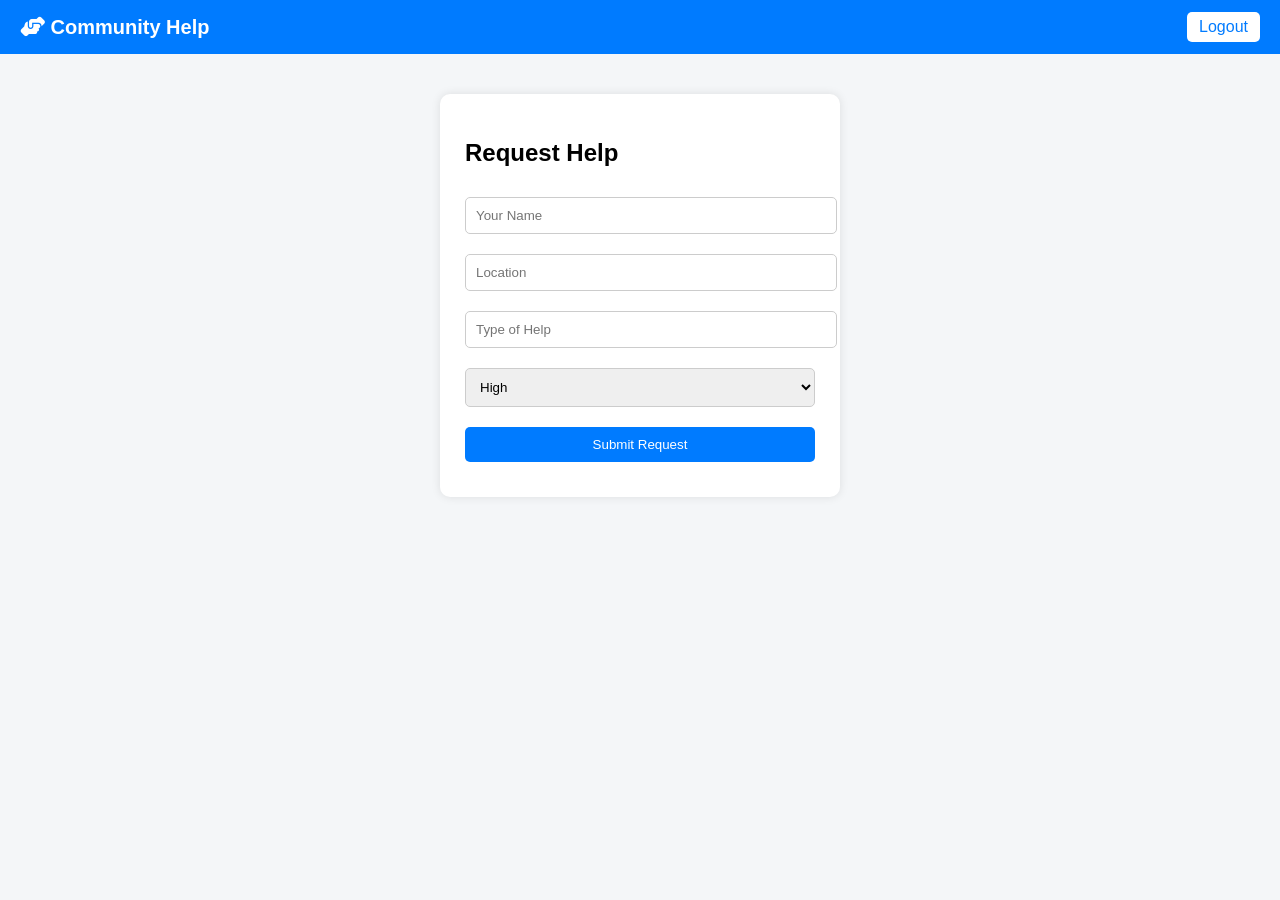
<file: templates/user.html>
<!-- user.html -->

<!DOCTYPE html>
<html>
<head>
    <title>User Dashboard</title>

    <link rel="stylesheet"
    href="https://cdnjs.cloudflare.com/ajax/libs/font-awesome/6.5.0/css/all.min.css">

    <style>

        body{
            margin:0;
            font-family:Arial;
            background:#f4f6f8;
        }

        .navbar{
            display:flex;
            justify-content:space-between;
            align-items:center;
            background:#007BFF;
            color:white;
            padding:12px 20px;
        }

        .logo{
            font-size:20px;
            font-weight:bold;
        }

        .logout{
            background:white;
            color:#007BFF;
            padding:6px 12px;
            border-radius:5px;
            text-decoration:none;
        }

        .container{
            display:flex;
            justify-content:center;
            padding:40px;
        }

        .card{
            background:white;
            padding:25px;
            width:350px;
            border-radius:10px;
            box-shadow:0px 0px 10px rgba(0,0,0,0.1);
        }

        input, select, button{
            width:100%;
            padding:10px;
            margin:10px 0;
            border-radius:5px;
            border:1px solid #ccc;
        }

        button{
            background:#007BFF;
            color:white;
            border:none;
        }

    </style>

</head>

<body>

<div class="navbar">

    <div class="logo">
        <i class="fas fa-hands-helping"></i>
        Community Help
    </div>

    <a href="/logout" class="logout">
        Logout
    </a>

</div>

<div class="container">

    <div class="card">

        <h2>Request Help</h2>

        <form action="/request_help" method="POST">

            <input type="text"
            name="name"
            placeholder="Your Name"
            required>

            <input type="text"
            name="location"
            placeholder="Location"
            required>

            <input type="text"
            name="help"
            placeholder="Type of Help"
            required>

            <select name="priority">
                <option>High</option>
                <option>Medium</option>
                <option>Low</option>
            </select>

            <button type="submit">
                Submit Request
            </button>

        </form>

    </div>

</div>

</body>
</html>
</file>
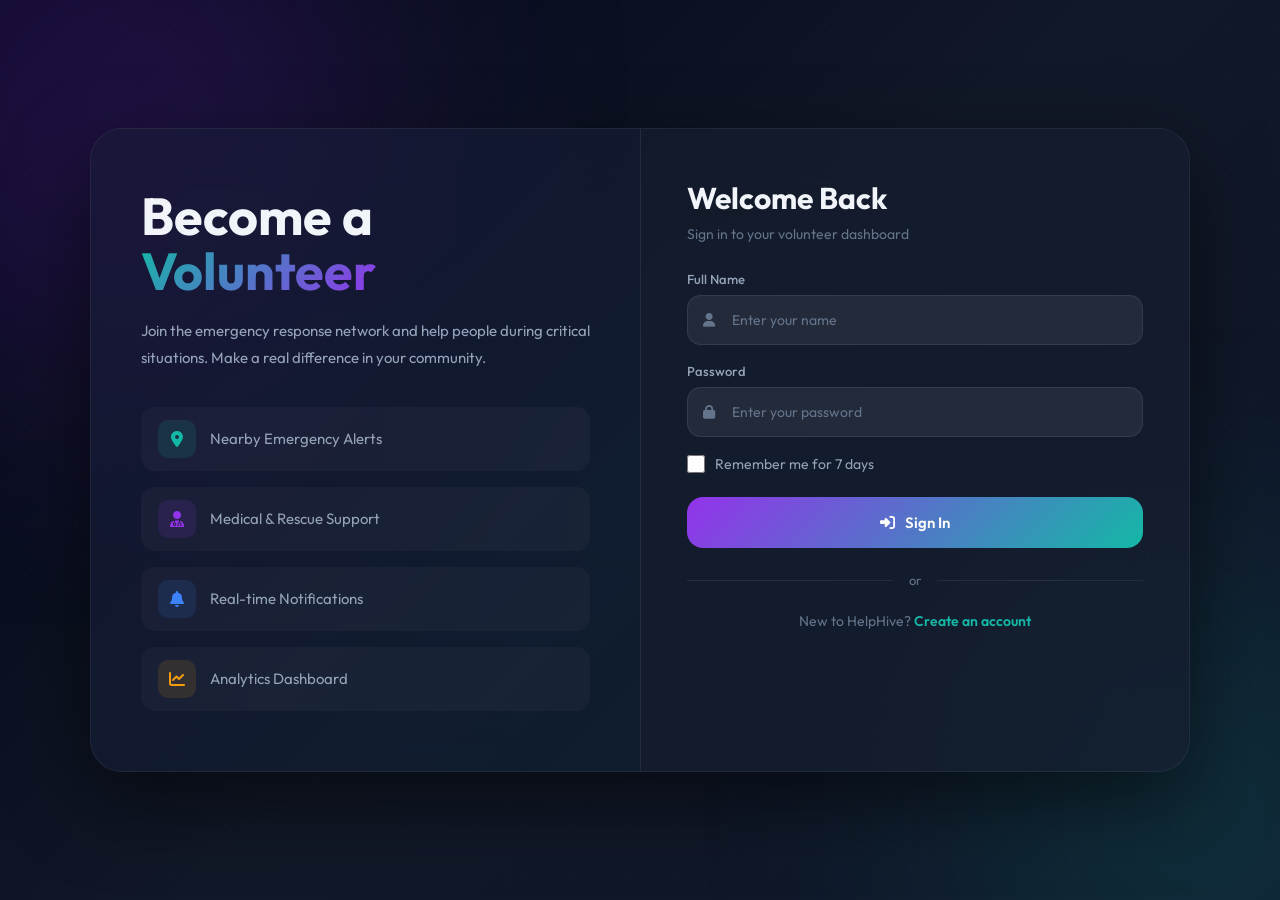
<file: templates/volunteer_login.html>
<!DOCTYPE html>
<html lang="en">

<head>

<meta charset="UTF-8">
<meta name="viewport" content="width=device-width, initial-scale=1.0">
<meta name="description" content="Login or register as a HelpHive volunteer to respond to nearby emergency requests.">

<title>Volunteer Portal — HelpHive</title>

<link rel="stylesheet"
  href="https://cdnjs.cloudflare.com/ajax/libs/font-awesome/6.5.0/css/all.min.css">

<link href="https://fonts.googleapis.com/css2?family=Outfit:wght@300;400;500;600;700&display=swap"
  rel="stylesheet">

<style>

/* ===== Variables ===== */
:root {
  --bg-primary: #020617;
  --bg-secondary: #0f172a;
  --bg-tertiary: #111827;
  --glass: rgba(255, 255, 255, 0.05);
  --glass-border: rgba(255, 255, 255, 0.08);
  --glass-input: rgba(255, 255, 255, 0.07);
  --accent-purple: #9333ea;
  --accent-teal: #14b8a6;
  --accent-green: #22c55e;
  --text-primary: #f1f5f9;
  --text-secondary: #94a3b8;
  --text-muted: #64748b;
}

/* ===== Reset ===== */
* {
  margin: 0;
  padding: 0;
  box-sizing: border-box;
}

body {
  font-family: 'Outfit', sans-serif;
  min-height: 100vh;
  display: flex;
  justify-content: center;
  align-items: center;
  background: linear-gradient(135deg, var(--bg-primary), var(--bg-tertiary), var(--bg-secondary));
  overflow-x: hidden;
  overflow-y: auto;
  color: var(--text-primary);
  padding: 30px 0;
}

/* ===== Background ===== */
.orb {
  position: fixed;
  border-radius: 50%;
  filter: blur(140px);
  z-index: 0;
  pointer-events: none;
}
.orb1 {
  width: 450px;
  height: 450px;
  background: var(--accent-purple);
  top: -120px;
  left: -120px;
  opacity: 0.3;
  animation: floatOrb 12s ease-in-out infinite;
}
.orb2 {
  width: 400px;
  height: 400px;
  background: var(--accent-teal);
  bottom: -120px;
  right: -120px;
  opacity: 0.25;
  animation: floatOrb 14s ease-in-out infinite reverse;
}
.orb3 {
  width: 250px;
  height: 250px;
  background: #3b82f6;
  top: 50%;
  left: 50%;
  transform: translate(-50%, -50%);
  opacity: 0.08;
}

@keyframes floatOrb {
  0%, 100% { transform: translateY(0) scale(1); }
  50% { transform: translateY(-30px) scale(1.05); }
}

/* Particles */
.particles {
  position: fixed;
  inset: 0;
  z-index: 0;
  background-image: radial-gradient(rgba(255,255,255,0.5) 1px, transparent 1px);
  background-size: 50px 50px;
  opacity: 0.04;
}

/* ===== Container ===== */
.container {
  width: 92%;
  max-width: 1100px;
  display: grid;
  grid-template-columns: 1fr 1fr;
  background: rgba(15, 23, 42, 0.7);
  border: 1px solid var(--glass-border);
  backdrop-filter: blur(30px);
  border-radius: 32px;
  overflow: hidden;
  z-index: 10;
  position: relative;
  box-shadow: 0 30px 80px rgba(0, 0, 0, 0.5);
  animation: scaleIn 0.6s cubic-bezier(0.16, 1, 0.3, 1);
}

@keyframes scaleIn {
  from { opacity: 0; transform: scale(0.95) translateY(20px); }
  to { opacity: 1; transform: scale(1) translateY(0); }
}

/* ===== Left Panel ===== */
.left {
  padding: 60px 50px;
  display: flex;
  flex-direction: column;
  justify-content: center;
  position: relative;
  overflow: hidden;
}
.left::before {
  content: '';
  position: absolute;
  inset: 0;
  background: linear-gradient(135deg, rgba(147, 51, 234, 0.06), rgba(20, 184, 166, 0.04));
  pointer-events: none;
}
.left-content {
  position: relative;
  z-index: 1;
}
.left h1 {
  font-size: 52px;
  line-height: 1.05;
  margin-bottom: 18px;
  font-weight: 700;
}
.left h1 span {
  background: linear-gradient(135deg, var(--accent-teal), var(--accent-purple));
  background-clip: text;
  -webkit-background-clip: text;
  -webkit-text-fill-color: transparent;
}
.left p {
  color: var(--text-secondary);
  line-height: 1.8;
  margin-bottom: 36px;
  font-size: 15px;
}

/* Features */
.features {
  display: flex;
  flex-direction: column;
  gap: 16px;
}
.feature {
  display: flex;
  align-items: center;
  gap: 14px;
  color: var(--text-secondary);
  font-size: 15px;
  padding: 12px 16px;
  border-radius: 14px;
  background: rgba(255, 255, 255, 0.03);
  border: 1px solid transparent;
  transition: all 0.3s ease;
}
.feature:hover {
  background: rgba(255, 255, 255, 0.06);
  border-color: var(--glass-border);
  transform: translateX(6px);
}
.feature-icon {
  width: 38px;
  height: 38px;
  border-radius: 10px;
  display: flex;
  align-items: center;
  justify-content: center;
  font-size: 16px;
  flex-shrink: 0;
}
.feature:nth-child(1) .feature-icon {
  background: rgba(20, 184, 166, 0.12);
  color: var(--accent-teal);
}
.feature:nth-child(2) .feature-icon {
  background: rgba(147, 51, 234, 0.12);
  color: var(--accent-purple);
}
.feature:nth-child(3) .feature-icon {
  background: rgba(59, 130, 246, 0.12);
  color: #3b82f6;
}
.feature:nth-child(4) .feature-icon {
  background: rgba(245, 158, 11, 0.12);
  color: #f59e0b;
}

/* ===== Right Panel ===== */
.right {
  padding: 50px 46px;
  background: rgba(255, 255, 255, 0.02);
  border-left: 1px solid var(--glass-border);
}

/* ===== Form ===== */
.form-box h2 {
  margin-bottom: 8px;
  font-size: 30px;
  font-weight: 700;
}
.form-subtitle {
  color: var(--text-muted);
  font-size: 14px;
  margin-bottom: 28px;
}

.input-group {
  margin-bottom: 18px;
}
.input-label {
  display: block;
  font-size: 13px;
  font-weight: 500;
  color: var(--text-secondary);
  margin-bottom: 8px;
}
.input-wrapper {
  position: relative;
}
.input-wrapper i {
  position: absolute;
  left: 16px;
  top: 50%;
  transform: translateY(-50%);
  color: var(--text-muted);
  font-size: 14px;
  pointer-events: none;
}
.input-wrapper input,
.input-wrapper select {
  width: 100%;
  padding: 15px 16px 15px 44px;
  border: 1px solid var(--glass-border);
  outline: none;
  border-radius: 14px;
  background: var(--glass-input);
  color: var(--text-primary);
  font-family: 'Outfit', sans-serif;
  font-size: 14px;
  transition: all 0.3s ease;
}
.input-wrapper input:focus,
.input-wrapper select:focus {
  border-color: rgba(147, 51, 234, 0.4);
  box-shadow: 0 0 0 3px rgba(147, 51, 234, 0.1);
  background: rgba(255, 255, 255, 0.09);
}
.input-wrapper input::placeholder {
  color: var(--text-muted);
}
select option {
  background: var(--bg-tertiary);
  color: var(--text-primary);
}

/* Remember checkbox */
.remember {
  display: flex;
  align-items: center;
  gap: 10px;
  margin-bottom: 24px;
  color: var(--text-secondary);
  font-size: 14px;
  cursor: pointer;
}
.remember input[type="checkbox"] {
  width: 18px;
  height: 18px;
  accent-color: var(--accent-purple);
  cursor: pointer;
}

/* Submit Button */
.btn {
  width: 100%;
  padding: 16px;
  border: none;
  border-radius: 16px;
  background: linear-gradient(135deg, var(--accent-purple), var(--accent-teal));
  color: white;
  font-family: 'Outfit', sans-serif;
  font-size: 15px;
  font-weight: 600;
  cursor: pointer;
  transition: all 0.4s cubic-bezier(0.4, 0, 0.2, 1);
  display: flex;
  align-items: center;
  justify-content: center;
  gap: 10px;
  position: relative;
  overflow: hidden;
}
.btn::before {
  content: '';
  position: absolute;
  inset: 0;
  background: linear-gradient(135deg, rgba(255,255,255,0.15), transparent);
  opacity: 0;
  transition: opacity 0.3s;
}
.btn:hover {
  transform: translateY(-3px);
  box-shadow: 0 12px 30px rgba(147, 51, 234, 0.35);
}
.btn:hover::before {
  opacity: 1;
}
.btn:active {
  transform: translateY(-1px);
}

/* Switch */
.switch {
  margin-top: 24px;
  text-align: center;
  color: var(--text-muted);
  font-size: 14px;
}
.switch span {
  color: var(--accent-teal);
  cursor: pointer;
  font-weight: 600;
  transition: color 0.3s;
}
.switch span:hover {
  color: var(--accent-purple);
}

/* Divider */
.divider {
  display: flex;
  align-items: center;
  gap: 16px;
  margin: 24px 0;
  color: var(--text-muted);
  font-size: 13px;
}
.divider::before,
.divider::after {
  content: '';
  flex: 1;
  height: 1px;
  background: var(--glass-border);
}

/* Form animation */
.form-box {
  animation: slideUp 0.5s ease;
}

@keyframes slideUp {
  from { opacity: 0; transform: translateY(16px); }
  to { opacity: 1; transform: translateY(0); }
}

/* Hidden */
.hidden {
  display: none !important;
}

/* ===== Responsive ===== */
@media (max-width: 900px) {
  .container {
    grid-template-columns: 1fr;
    max-width: 500px;
  }
  .left {
    display: none;
  }
  .right {
    border-left: none;
    padding: 40px 30px;
  }
}

</style>

</head>

<body>

<!-- Background -->
<div class="orb orb1"></div>
<div class="orb orb2"></div>
<div class="orb orb3"></div>
<div class="particles"></div>

<div class="container">

  <!-- Left Panel -->
  <div class="left">
    <div class="left-content">

      <h1>
        Become a<br><span>Volunteer</span>
      </h1>

      <p>
        Join the emergency response network and help people during critical situations. Make a real difference in your community.
      </p>

      <div class="features">

        <div class="feature">
          <div class="feature-icon">
            <i class="fa-solid fa-location-dot"></i>
          </div>
          Nearby Emergency Alerts
        </div>

        <div class="feature">
          <div class="feature-icon">
            <i class="fa-solid fa-user-doctor"></i>
          </div>
          Medical & Rescue Support
        </div>

        <div class="feature">
          <div class="feature-icon">
            <i class="fa-solid fa-bell"></i>
          </div>
          Real-time Notifications
        </div>

        <div class="feature">
          <div class="feature-icon">
            <i class="fa-solid fa-chart-line"></i>
          </div>
          Analytics Dashboard
        </div>

      </div>

    </div>
  </div>

  <!-- Right Panel -->
  <div class="right">

    <!-- LOGIN FORM -->
    <div id="loginBox" class="form-box">

      <h2>Welcome Back</h2>
      <p class="form-subtitle">Sign in to your volunteer dashboard</p>

      <form action="/login_volunteer" method="POST">

        <div class="input-group">
          <label class="input-label">Full Name</label>
          <div class="input-wrapper">
            <i class="fa-solid fa-user"></i>
            <input type="text"
              name="name"
              placeholder="Enter your name"
              required
              id="loginName"
              autocomplete="name">
          </div>
        </div>

        <div class="input-group">
          <label class="input-label">Password</label>
          <div class="input-wrapper">
            <i class="fa-solid fa-lock"></i>
            <input type="password"
              name="password"
              placeholder="Enter your password"
              required
              id="loginPassword"
              autocomplete="current-password">
          </div>
        </div>

        <label class="remember">
          <input type="checkbox" name="remember">
          Remember me for 7 days
        </label>

        <button class="btn" type="submit" id="loginBtn">
          <i class="fa-solid fa-right-to-bracket"></i>
          Sign In
        </button>

      </form>

      <div class="divider">or</div>

      <div class="switch">
        New to HelpHive?
        <span onclick="showRegister()">
          Create an account
        </span>
      </div>

    </div>

    <!-- REGISTER FORM -->
    <div id="registerBox" class="form-box hidden">

      <h2>Join HelpHive</h2>
      <p class="form-subtitle">Register as an emergency response volunteer</p>

      <form action="/register_volunteer" method="POST" id="registerForm">

        <div class="input-group">
          <label class="input-label">Full Name</label>
          <div class="input-wrapper">
            <i class="fa-solid fa-user"></i>
            <input type="text"
              name="name"
              placeholder="Your full name"
              required
              autocomplete="name">
          </div>
        </div>

        <div class="input-group">
          <label class="input-label">Password</label>
          <div class="input-wrapper">
            <i class="fa-solid fa-lock"></i>
            <input type="password"
              name="password"
              id="regPassword"
              placeholder="Create a password"
              required
              minlength="6"
              autocomplete="new-password">
          </div>
        </div>

        <div class="input-group">
          <label class="input-label">Confirm Password</label>
          <div class="input-wrapper">
            <i class="fa-solid fa-lock"></i>
            <input type="password"
              id="regConfirmPassword"
              placeholder="Confirm your password"
              required
              minlength="6"
              autocomplete="new-password">
          </div>
        </div>

        <div class="input-group">
          <label class="input-label">Phone Number</label>
          <div class="input-wrapper">
            <i class="fa-solid fa-phone"></i>
            <input type="tel"
              name="phone"
              placeholder="Your phone number"
              required
              autocomplete="tel">
          </div>
        </div>



        <div class="input-group">
          <label class="input-label">Category</label>
          <div class="input-wrapper">
            <i class="fa-solid fa-tag"></i>
            <select name="category" required>
              <option value="">Select Category</option>
              <option value="Doctor">🏥 Doctor</option>
              <option value="Nurse">💉 Nurse</option>
              <option value="Blood Donor">🩸 Blood Donor</option>
              <option value="Fire Rescue">🔥 Fire Rescue</option>
              <option value="Ambulance Driver">🚑 Ambulance Driver</option>
              <option value="Disaster Response">🌪 Disaster Response</option>
              <option value="NGO Support">🤝 NGO Support</option>
            </select>
          </div>
        </div>

        <div class="input-group">
          <label class="input-label">Availability</label>
          <div class="input-wrapper">
            <i class="fa-solid fa-clock"></i>
            <select name="availability">
              <option value="Available">🟢 Available</option>
              <option value="Busy">🔴 Busy</option>
            </select>
          </div>
        </div>

        <input type="hidden" name="latitude" id="latitude">
        <input type="hidden" name="longitude" id="longitude">

        <button class="btn" type="submit" id="registerBtn">
          <i class="fa-solid fa-user-plus"></i>
          Create Account
        </button>

      </form>

      <div class="divider">or</div>

      <div class="switch">
        Already registered?
        <span onclick="showLogin()">
          Sign in
        </span>
      </div>

    </div>

  </div>

</div>

<script>

function showRegister() {
  const login = document.getElementById("loginBox");
  const register = document.getElementById("registerBox");
  login.classList.add("hidden");
  register.classList.remove("hidden");
  register.style.animation = 'none';
  register.offsetHeight; // trigger reflow
  register.style.animation = 'slideUp 0.5s ease';
}

function showLogin() {
  const login = document.getElementById("loginBox");
  const register = document.getElementById("registerBox");
  register.classList.add("hidden");
  login.classList.remove("hidden");
  login.style.animation = 'none';
  login.offsetHeight;
  login.style.animation = 'slideUp 0.5s ease';
}

// Geolocation
if (navigator.geolocation) {
  navigator.geolocation.getCurrentPosition(
    (position) => {
      document.getElementById("latitude").value = position.coords.latitude;
      document.getElementById("longitude").value = position.coords.longitude;
    },
    (error) => {
      console.log("Geolocation error:", error);
    }
  );
}

// Password confirmation validation
const registerForm = document.getElementById('registerForm');
if (registerForm) {
  registerForm.addEventListener('submit', function(e) {
    const pw = document.getElementById('regPassword').value;
    const cpw = document.getElementById('regConfirmPassword').value;
    if (pw !== cpw) {
      e.preventDefault();
      alert('Passwords do not match!');
    }
  });
}

</script>

</body>
</html>
</file>
